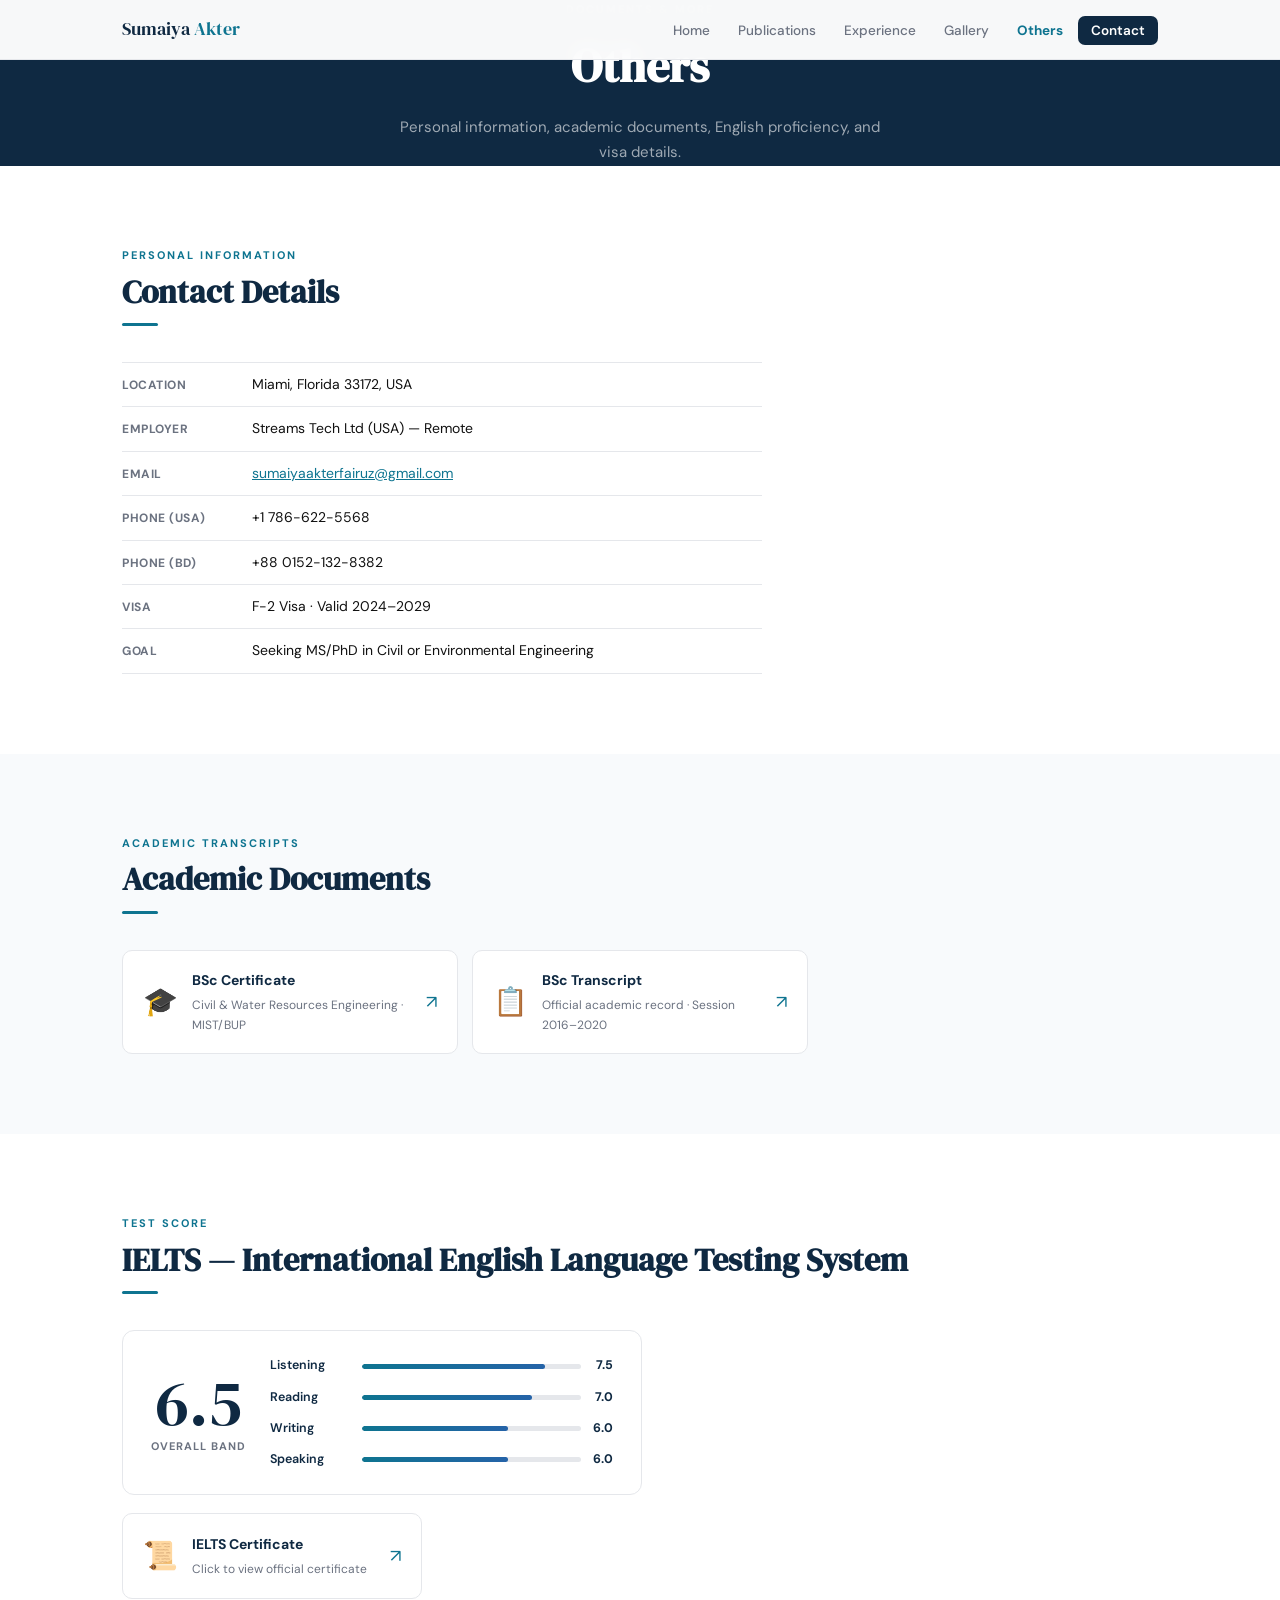
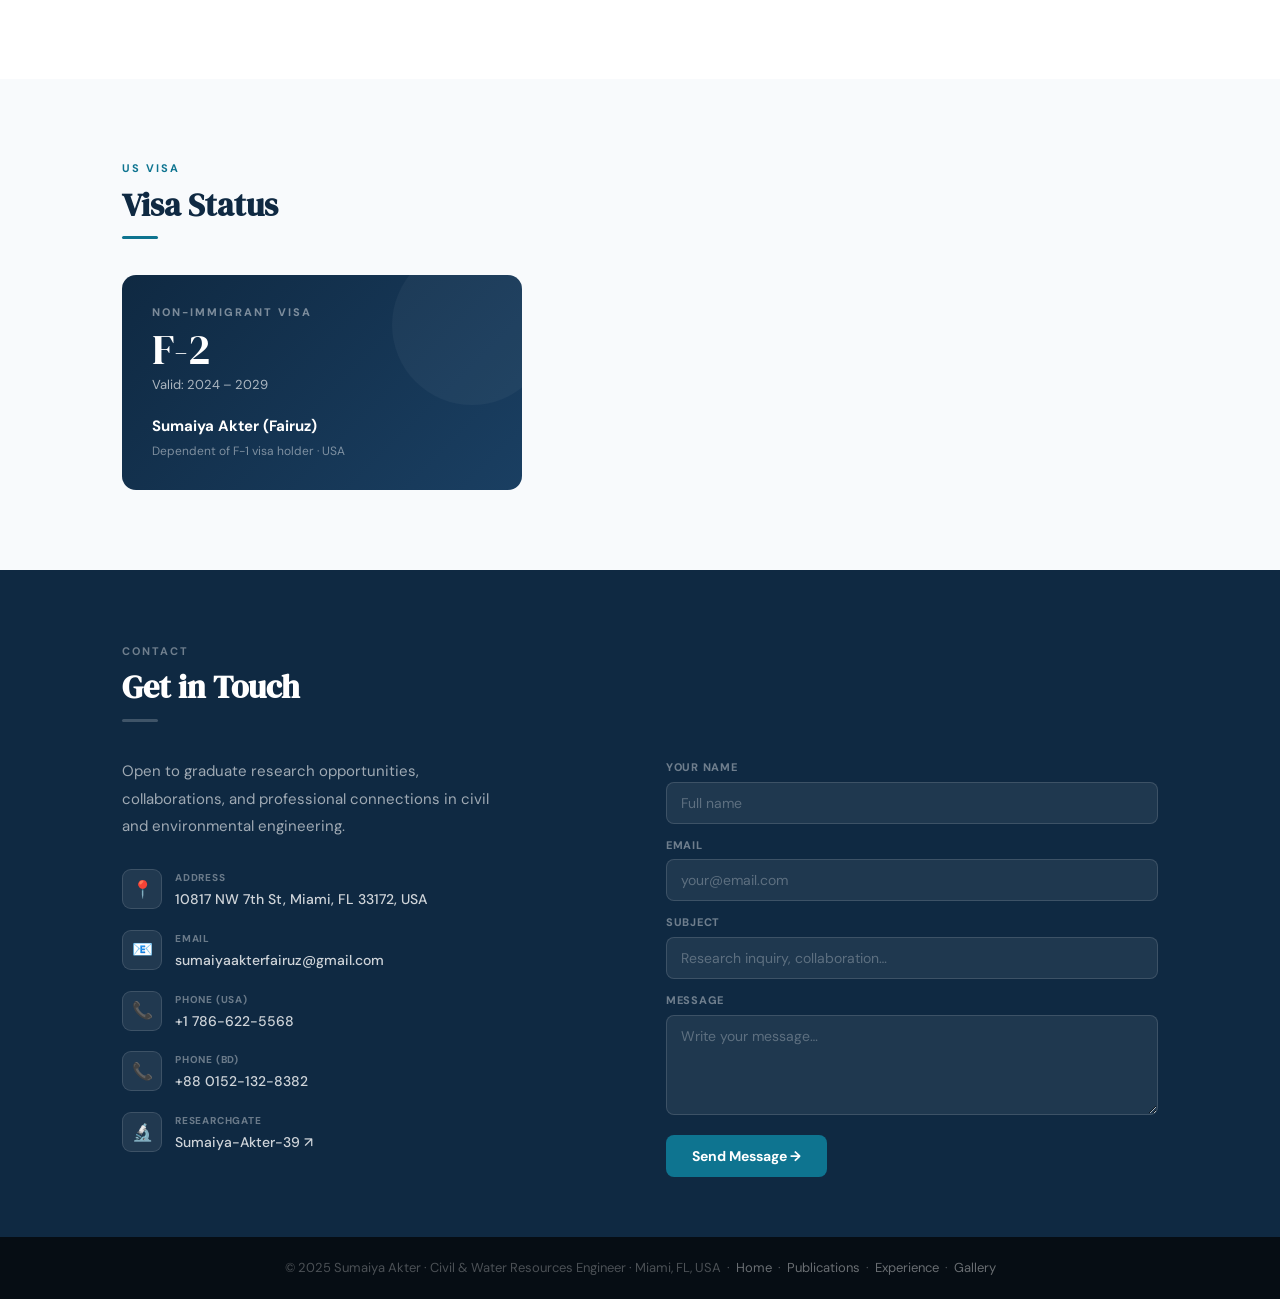
<file: others.html>
<!DOCTYPE html>
<html lang="en">
<head>
<meta charset="UTF-8">
<meta name="viewport" content="width=device-width, initial-scale=1.0">
<title>Others | Sumaiya Akter</title>
<link href="https://fonts.googleapis.com/css2?family=DM+Serif+Display:ital@0;1&family=DM+Sans:ital,opsz,wght@0,9..40,300;0,9..40,400;0,9..40,500;0,9..40,600;1,9..40,400&display=swap" rel="stylesheet">
<link rel="stylesheet" href="shared.css">
<style>
.info-grid{display:flex;flex-direction:column;}
.info-row{display:flex;gap:0;padding:11px 0;border-bottom:1px solid var(--border);font-size:14px;align-items:baseline;}
.info-row:first-child{border-top:1px solid var(--border);}
.info-k{color:var(--muted);min-width:130px;font-weight:700;font-size:12px;text-transform:uppercase;letter-spacing:.5px;flex-shrink:0;}
.info-v{color:#111;font-size:14px;line-height:1.5;}
.doc-grid{display:grid;grid-template-columns:repeat(auto-fill,minmax(260px,1fr));gap:14px;margin-top:4px;}
.doc-card{background:#fff;border:1px solid var(--border);border-radius:10px;padding:18px 20px;display:flex;align-items:center;gap:14px;text-decoration:none;transition:all .25s;}
.doc-card:hover{border-color:var(--teal);box-shadow:var(--shadow);transform:translateY(-2px);}
.doc-icon{font-size:28px;flex-shrink:0;}
.doc-title{font-size:14px;font-weight:700;color:var(--navy);margin-bottom:2px;}
.doc-sub{font-size:12px;color:var(--muted);}
.doc-arr{margin-left:auto;font-size:18px;color:var(--teal);}
.score-wrap{display:grid;grid-template-columns:auto 1fr;gap:24px;align-items:center;background:#fff;border:1px solid var(--border);border-radius:12px;padding:24px 28px;}
.score-big{font-family:'DM Serif Display',serif;font-size:64px;color:var(--navy);line-height:1;text-align:center;}
.score-lbl{font-size:11px;color:var(--muted);text-transform:uppercase;letter-spacing:1px;font-weight:700;display:block;margin-top:2px;text-align:center;}
.score-bars{display:flex;flex-direction:column;gap:10px;}
.sb-row{display:flex;align-items:center;gap:10px;}
.sb-name{font-size:12.5px;font-weight:600;color:var(--navy);min-width:82px;}
.sb-track{flex:1;height:5px;background:var(--border);border-radius:3px;overflow:hidden;}
.sb-fill{height:100%;background:linear-gradient(90deg,var(--teal),var(--blue));border-radius:3px;}
.sb-val{font-size:12.5px;font-weight:700;color:var(--navy);min-width:22px;text-align:right;}
.visa-card{background:linear-gradient(135deg,var(--navy) 0%,#1a3f62 100%);border-radius:14px;padding:28px 30px;color:#fff;position:relative;overflow:hidden;max-width:400px;}
.visa-card::before{content:'';position:absolute;top:-30px;right:-30px;width:160px;height:160px;border-radius:50%;background:rgba(255,255,255,.04);}
.visa-type{font-size:11px;font-weight:800;letter-spacing:2px;text-transform:uppercase;color:rgba(255,255,255,.45);margin-bottom:6px;}
.visa-cat{font-family:'DM Serif Display',serif;font-size:42px;color:#fff;line-height:1;margin-bottom:4px;}
.visa-validity{font-size:13px;color:rgba(255,255,255,.65);}
.visa-name{font-size:15px;font-weight:700;color:#fff;margin-top:18px;}
.visa-note{font-size:12px;color:rgba(255,255,255,.45);margin-top:2px;}
</style>
</head>
<body><nav id="main-nav">
  <div class="nav-inner">
    <a class="nav-logo" href="index.html">Sumaiya <span>Akter</span></a>
    <ul class="nav-links">
      <li><a href="index.html">Home</a></li>
      <li><a href="publications.html">Publications</a></li>
      <li><a href="experience.html">Experience</a></li>
      <li><a href="gallery.html">Gallery</a></li>
      <li><a href="others.html">Others</a></li>
      <li><a href="#contact-footer" class="nav-cta">Contact</a></li>
    </ul>
    <button class="burger" id="burger"><span></span><span></span><span></span></button>
  </div>
</nav>
<div class="mob-nav" id="mob-nav">
  <button class="mob-close" id="mob-close">✕</button>
  <a href="index.html" onclick="closeMob()">Home</a>
  <a href="publications.html" onclick="closeMob()">Publications</a>
  <a href="experience.html" onclick="closeMob()">Experience</a>
  <a href="gallery.html" onclick="closeMob()">Gallery</a>
  <a href="others.html" onclick="closeMob()">Others</a>
  <a href="#contact-footer" onclick="closeMob()">Contact</a>
</div>
<div class="page-hero">
  <span class="eyebrow">Documents &amp; More</span>
  <h1>Others</h1>
  <p>Personal information, academic documents, English proficiency, and visa details.</p>
</div>

<section class="content-sec">
  <div class="container reveal">
    <span class="sec-label">Personal Information</span>
    <h2 class="sec-title">Contact Details</h2>
    <div class="divider"></div>
    <div class="info-grid" style="max-width:640px;">
      <div class="info-row"><span class="info-k">Location</span><span class="info-v">Miami, Florida 33172, USA</span></div>
      <div class="info-row"><span class="info-k">Employer</span><span class="info-v">Streams Tech Ltd (USA) — Remote</span></div>
      <div class="info-row"><span class="info-k">Email</span><span class="info-v"><a href="mailto:sumaiyaakterfairuz@gmail.com" style="color:var(--teal);">sumaiyaakterfairuz@gmail.com</a></span></div>
      <div class="info-row"><span class="info-k">Phone (USA)</span><span class="info-v">+1 786-622-5568</span></div>
      <div class="info-row"><span class="info-k">Phone (BD)</span><span class="info-v">+88 0152-132-8382</span></div>
      <div class="info-row"><span class="info-k">Visa</span><span class="info-v">F-2 Visa · Valid 2024–2029</span></div>
      <div class="info-row"><span class="info-k">Goal</span><span class="info-v">Seeking MS/PhD in Civil or Environmental Engineering</span></div>
    </div>
  </div>
</section>

<section class="content-sec">
  <div class="container reveal">
    <span class="sec-label">Academic Transcripts</span>
    <h2 class="sec-title">Academic Documents</h2>
    <div class="divider"></div>
    <div class="doc-grid">
      <a class="doc-card" href="https://drive.google.com/file/d/1MI2icKH0HjhbBQGcdUBIY2zqZGPrtLtc/view" target="_blank">
        <div class="doc-icon">🎓</div>
        <div><div class="doc-title">BSc Certificate</div><div class="doc-sub">Civil &amp; Water Resources Engineering · MIST/BUP</div></div>
        <span class="doc-arr">↗</span>
      </a>
      <a class="doc-card" href="https://drive.google.com/file/d/1xvTsey8z-l5x7gT-630faaS5V-diZSzL/view" target="_blank">
        <div class="doc-icon">📋</div>
        <div><div class="doc-title">BSc Transcript</div><div class="doc-sub">Official academic record · Session 2016–2020</div></div>
        <span class="doc-arr">↗</span>
      </a>
    </div>
  </div>
</section>

<section class="content-sec">
  <div class="container reveal">
    <span class="sec-label">Test Score</span>
    <h2 class="sec-title">IELTS — International English Language Testing System</h2>
    <div class="divider"></div>
    <div class="score-wrap" style="max-width:520px;">
      <div>
        <div class="score-big">6.5</div>
        <div class="score-lbl">Overall Band</div>
      </div>
      <div class="score-bars">
        <div class="sb-row"><span class="sb-name">Listening</span><div class="sb-track"><div class="sb-fill" style="width:calc(7.5/9*100%)"></div></div><span class="sb-val">7.5</span></div>
        <div class="sb-row"><span class="sb-name">Reading</span><div class="sb-track"><div class="sb-fill" style="width:calc(7.0/9*100%)"></div></div><span class="sb-val">7.0</span></div>
        <div class="sb-row"><span class="sb-name">Writing</span><div class="sb-track"><div class="sb-fill" style="width:calc(6.0/9*100%)"></div></div><span class="sb-val">6.0</span></div>
        <div class="sb-row"><span class="sb-name">Speaking</span><div class="sb-track"><div class="sb-fill" style="width:calc(6.0/9*100%)"></div></div><span class="sb-val">6.0</span></div>
      </div>
    </div>
    <div style="margin-top:18px;">
      <a class="doc-card" style="max-width:300px;display:flex;" href="https://drive.google.com/file/d/1m1PuFGqLi1xLFn-AFMlfKrr4eZmjffcj/view" target="_blank">
        <div class="doc-icon">📜</div>
        <div><div class="doc-title">IELTS Certificate</div><div class="doc-sub">Click to view official certificate</div></div>
        <span class="doc-arr">↗</span>
      </a>
    </div>
  </div>
</section>

<section class="content-sec">
  <div class="container reveal">
    <span class="sec-label">US Visa</span>
    <h2 class="sec-title">Visa Status</h2>
    <div class="divider"></div>
    <div class="visa-card">
      <div class="visa-type">Non-immigrant Visa</div>
      <div class="visa-cat">F-2</div>
      <div class="visa-validity">Valid: 2024 – 2029</div>
      <div class="visa-name">Sumaiya Akter (Fairuz)</div>
      <div class="visa-note">Dependent of F-1 visa holder · USA</div>
    </div>
  </div>
</section>
<section class="contact-footer" id="contact-footer">
  <div class="container reveal">
    <span class="sec-label">Contact</span>
    <h2 class="sec-title">Get in Touch</h2>
    <div class="divider"></div>
    <div class="contact-grid">
      <div>
        <p style="font-size:15px;color:rgba(255,255,255,.6);line-height:1.85;margin-bottom:28px;max-width:380px;">Open to graduate research opportunities, collaborations, and professional connections in civil and environmental engineering.</p>
        <div class="ci"><div class="ci-icon">📍</div><div><span class="ci-lbl">Address</span><div class="ci-val">10817 NW 7th St, Miami, FL 33172, USA</div></div></div>
        <div class="ci"><div class="ci-icon">📧</div><div><span class="ci-lbl">Email</span><div class="ci-val"><a href="mailto:sumaiyaakterfairuz@gmail.com">sumaiyaakterfairuz@gmail.com</a></div></div></div>
        <div class="ci"><div class="ci-icon">📞</div><div><span class="ci-lbl">Phone (USA)</span><div class="ci-val">+1 786-622-5568</div></div></div>
        <div class="ci"><div class="ci-icon">📞</div><div><span class="ci-lbl">Phone (BD)</span><div class="ci-val">+88 0152-132-8382</div></div></div>
        <div class="ci"><div class="ci-icon">🔬</div><div><span class="ci-lbl">ResearchGate</span><div class="ci-val"><a href="https://www.researchgate.net/profile/Sumaiya-Akter-39" target="_blank">Sumaiya-Akter-39 ↗</a></div></div></div>
      </div>
      <div>
        <div class="cform">
          <div class="fg"><label>Your Name</label><input type="text" id="cn" placeholder="Full name"></div>
          <div class="fg"><label>Email</label><input type="email" id="ce" placeholder="your@email.com"></div>
          <div class="fg"><label>Subject</label><input type="text" id="cs" placeholder="Research inquiry, collaboration…"></div>
          <div class="fg"><label>Message</label><textarea id="cm" placeholder="Write your message…"></textarea></div>
          <button class="form-btn" onclick="sendMsg()">Send Message →</button>
          <div class="form-ok" id="form-ok">✓ Message sent! Sumaiya will get back to you soon.</div>
        </div>
      </div>
    </div>
  </div>
</section>
<footer>
  <div class="container">
    © 2025 Sumaiya Akter · Civil &amp; Water Resources Engineer · Miami, FL, USA &nbsp;·&nbsp;
    <a href="index.html">Home</a> &nbsp;·&nbsp;
    <a href="publications.html">Publications</a> &nbsp;·&nbsp;
    <a href="experience.html">Experience</a> &nbsp;·&nbsp;
    <a href="gallery.html">Gallery</a>
  </div>
</footer>
<script src="shared.js"></script>
</body>
</html>
</file>
<file: shared.css>
/* ── SHARED STYLES ─────────────────────────────── */
*,*::before,*::after{margin:0;padding:0;box-sizing:border-box;}
html{scroll-behavior:smooth;}
body{font-family:'DM Sans',sans-serif;background:#fff;color:#222;line-height:1.7;overflow-x:hidden;}

:root{
  --navy:#0f2942;
  --blue:#2563a8;
  --teal:#0e7490;
  --teal-lt:#22a7c7;
  --teal-pale:#e8f6fa;
  --muted:#6b7280;
  --border:#e5e7eb;
  --bg2:#f8fafc;
  --bg3:#f1f5f9;
  --nav-h:60px;
  --shadow:0 4px 18px rgba(0,0,0,.08);
  --shadow-lg:0 12px 40px rgba(0,0,0,.1);
  --r:10px;
}

/* NAV */
nav{position:fixed;top:0;left:0;right:0;z-index:100;height:var(--nav-h);background:rgba(255,255,255,.97);backdrop-filter:blur(10px);border-bottom:1px solid var(--border);transition:box-shadow .3s;}
nav.scrolled{box-shadow:var(--shadow);}
.nav-inner{max-width:1100px;margin:0 auto;padding:0 32px;height:100%;display:flex;align-items:center;justify-content:space-between;}
.nav-logo{font-family:'DM Serif Display',serif;font-size:18px;color:var(--navy);text-decoration:none;}
.nav-logo span{color:var(--teal);}
.nav-links{display:flex;gap:2px;list-style:none;}
.nav-links a{font-size:13.5px;font-weight:500;color:var(--muted);text-decoration:none;padding:6px 13px;border-radius:7px;transition:all .2s;}
.nav-links a:hover{color:var(--navy);background:var(--bg3);}
.nav-links a.active{color:var(--teal);font-weight:700;}
.nav-cta{background:var(--navy)!important;color:#fff!important;font-weight:600!important;border-radius:7px;}
.nav-cta:hover{opacity:.88;}
.burger{display:none;background:none;border:none;cursor:pointer;flex-direction:column;gap:5px;padding:4px;}
.burger span{width:22px;height:2px;background:var(--navy);border-radius:2px;display:block;}
.mob-nav{display:none;position:fixed;inset:0;z-index:99;background:rgba(15,41,66,.97);flex-direction:column;align-items:center;justify-content:center;gap:8px;}
.mob-nav.open{display:flex;}
.mob-nav a{font-family:'DM Serif Display',serif;font-size:28px;color:rgba(255,255,255,.85);text-decoration:none;padding:10px;}
.mob-close{position:absolute;top:20px;right:24px;background:none;border:none;color:rgba(255,255,255,.5);font-size:32px;cursor:pointer;}

/* PAGE HERO (non-home pages) */
.page-hero{background:var(--navy);padding:calc(var(--nav-h)+52px) 0 52px;text-align:center;}
.page-hero .eyebrow{font-size:11px;font-weight:700;letter-spacing:2px;text-transform:uppercase;color:rgba(255,255,255,.45);display:block;margin-bottom:8px;}
.page-hero h1{font-family:'DM Serif Display',serif;font-size:clamp(30px,4vw,46px);color:#fff;margin-bottom:10px;}
.page-hero p{font-size:15px;color:rgba(255,255,255,.6);max-width:480px;margin:0 auto;}

/* SECTIONS */
section.content-sec{padding:80px 0;}
section.content-sec:nth-of-type(even){background:var(--bg2);}
.container{max-width:1100px;margin:0 auto;padding:0 32px;}
.sec-label{font-size:11px;font-weight:700;letter-spacing:2px;text-transform:uppercase;color:var(--teal);display:block;margin-bottom:8px;}
h2.sec-title{font-family:'DM Serif Display',serif;font-size:clamp(24px,3vw,32px);color:var(--navy);margin-bottom:8px;line-height:1.2;}
.divider{width:36px;height:3px;background:var(--teal);border-radius:2px;margin:12px 0 36px;}

/* CONTACT FOOTER SECTION */
.contact-footer{background:var(--navy);padding:72px 0 0;}
.contact-footer .sec-label{color:rgba(255,255,255,.4);}
.contact-footer h2.sec-title{color:#fff;}
.contact-footer .divider{background:rgba(255,255,255,.2);}
.contact-grid{display:grid;grid-template-columns:1fr 1fr;gap:52px;align-items:start;padding-bottom:60px;}
.ci{display:flex;align-items:flex-start;gap:13px;margin-bottom:18px;}
.ci-icon{width:40px;height:40px;border-radius:9px;background:rgba(255,255,255,.08);border:1px solid rgba(255,255,255,.12);display:flex;align-items:center;justify-content:center;font-size:17px;flex-shrink:0;}
.ci-lbl{font-size:10px;font-weight:800;text-transform:uppercase;letter-spacing:.8px;color:rgba(255,255,255,.38);display:block;margin-bottom:2px;}
.ci-val{font-size:14px;color:rgba(255,255,255,.8);font-weight:500;}
.ci-val a{color:rgba(255,255,255,.8);text-decoration:none;}
.ci-val a:hover{color:var(--teal-lt);}
.cform{display:flex;flex-direction:column;gap:12px;}
.fg label{display:block;font-size:11px;font-weight:800;text-transform:uppercase;letter-spacing:.7px;color:rgba(255,255,255,.4);margin-bottom:5px;}
.fg input,.fg textarea{width:100%;background:rgba(255,255,255,.07);border:1px solid rgba(255,255,255,.13);border-radius:8px;font-size:14px;padding:11px 14px;font-family:'DM Sans',sans-serif;outline:none;color:#fff;transition:border .2s;}
.fg input::placeholder,.fg textarea::placeholder{color:rgba(255,255,255,.28);}
.fg input:focus,.fg textarea:focus{border-color:var(--teal-lt);}
.fg textarea{resize:vertical;min-height:100px;}
.form-btn{background:var(--teal);color:#fff;border:none;padding:12px 26px;border-radius:8px;font-size:14px;font-weight:700;cursor:pointer;font-family:'DM Sans',sans-serif;transition:all .22s;align-self:flex-start;}
.form-btn:hover{background:var(--teal-lt);transform:translateY(-1px);}
.form-ok{display:none;margin-top:8px;padding:10px 14px;background:rgba(14,116,144,.2);border:1px solid rgba(14,116,144,.4);border-radius:7px;color:var(--teal-lt);font-size:13px;}
footer{background:#060d14;color:rgba(255,255,255,.28);padding:20px 0;text-align:center;font-size:13px;}
footer a{color:rgba(255,255,255,.4);text-decoration:none;}

/* REVEAL */
.reveal{opacity:0;transform:translateY(18px);transition:opacity .65s ease,transform .65s ease;}
.reveal.in{opacity:1;transform:none;}

/* RESPONSIVE */
@media(max-width:900px){
  .contact-grid{grid-template-columns:1fr;}
  .nav-links{display:none;}
  .burger{display:flex;}
}
@media(max-width:600px){
  .container{padding:0 20px;}
  section.content-sec{padding:60px 0;}
  .contact-footer{padding:56px 0 0;}
}

/* ═══════════════════════════════════════════════════
   EDITOR UI — appended to shared.css
   ═══════════════════════════════════════════════════ */

/* ── EDIT BAR (floating bottom) ─────────────────────── */
.edit-bar{
  position:fixed;bottom:18px;left:50%;transform:translateX(-50%);z-index:8000;
  background:#0b1f33;border-radius:40px;padding:8px 16px;
  display:flex;align-items:center;gap:8px;flex-wrap:wrap;justify-content:center;
  box-shadow:0 8px 40px rgba(0,0,0,.55);border:1px solid rgba(255,255,255,.12);
  font-family:'DM Sans',sans-serif;max-width:96vw;
}
.edit-bar .eb-lbl{color:rgba(255,255,255,.38);font-size:10px;font-weight:800;letter-spacing:.8px;text-transform:uppercase;}
.edit-bar button{border:none;padding:7px 15px;border-radius:20px;font-size:12px;font-weight:700;cursor:pointer;font-family:'DM Sans',sans-serif;transition:all .18s;white-space:nowrap;display:inline-flex;align-items:center;gap:5px;}
#eb-edit{background:#0e7490;color:#fff;}
#eb-edit:hover{background:#0d9ab8;}
#eb-edit.on{background:#c9a84c;color:#0b1f33;}
#eb-save,#eb-add,#eb-photo{display:none;}
#eb-save{background:#16a34a;color:#fff;}
#eb-save:hover{background:#15803d;}
#eb-add{background:#7c3aed;color:#fff;}
#eb-add:hover{background:#6d28d9;}
#eb-photo{background:rgba(255,255,255,.12);color:#fff;}
#eb-photo:hover{background:rgba(255,255,255,.22);}

/* ── EDITABLE TEXT ───────────────────────────────────── */
body.edit-mode [data-editable]{
  outline:2px dashed rgba(14,116,144,.45);border-radius:3px;
  cursor:text;padding:1px 3px;transition:outline .15s,background .15s;min-width:20px;display:inline-block;
}
body.edit-mode [data-editable]:hover{outline:2px solid #0e7490;background:rgba(14,116,144,.06);}
body.edit-mode [data-editable]:focus{outline:2px solid #c9a84c!important;background:rgba(201,168,76,.08)!important;}
body.edit-mode p[data-editable],body.edit-mode div[data-editable],body.edit-mode li[data-editable]{display:block;}

/* ── SECTION CONTROL BAR ─────────────────────────────── */
.sec-ctrl-bar{
  display:none;
  background:#0b1f33;border-radius:0 0 10px 10px;
  padding:5px 12px;flex-wrap:wrap;gap:5px;align-items:center;
  position:sticky;top:60px;z-index:500;
  box-shadow:0 4px 16px rgba(0,0,0,.2);
}
body.edit-mode .sec-ctrl-bar{display:flex;}
.scb{background:rgba(255,255,255,.1);color:rgba(255,255,255,.85);border:none;padding:4px 11px;border-radius:14px;font-size:11px;font-weight:700;cursor:pointer;font-family:'DM Sans',sans-serif;transition:all .18s;}
.scb:hover{background:rgba(255,255,255,.22);}
.scb-move{background:rgba(201,168,76,.25);color:#e8c96a;cursor:grab;}
.scb-move:active{cursor:grabbing;}
.scb-paste{background:rgba(14,116,144,.25);color:#7dd3e8;}
.scb-paste:hover{background:rgba(14,116,144,.4);}
.scb-add{background:rgba(124,58,237,.25);color:#c4b5fd;}
.scb-add:hover{background:rgba(124,58,237,.4);}
.scb-del{background:rgba(220,38,38,.2);color:#fca5a5;}
.scb-del:hover{background:rgba(220,38,38,.4);}

/* ── ADD ROW (between sections) ─────────────────────── */
.add-row{display:none;text-align:center;padding:5px 0;position:relative;}
body.edit-mode .add-row{display:block;}
.add-row::before{content:'';position:absolute;top:50%;left:0;right:0;height:1px;background:rgba(14,116,144,.2);}
.add-row-btn{position:relative;z-index:1;background:#fff;border:1.5px solid #0e7490;color:#0e7490;font-size:11px;font-weight:800;padding:4px 14px;border-radius:20px;cursor:pointer;font-family:'DM Sans',sans-serif;transition:all .18s;}
.add-row-btn:hover{background:#0e7490;color:#fff;}

/* ── CONTENT BLOCK ───────────────────────────────────── */
.cb{position:relative;margin:14px 0;}
body.edit-mode .cb{outline:1px dashed rgba(201,168,76,.3);border-radius:8px;padding:6px 8px;}
body.edit-mode .cb:hover>.cb-actions{opacity:1;pointer-events:all;}
.cb-actions{position:absolute;top:-14px;right:6px;display:flex;gap:3px;opacity:0;pointer-events:none;transition:opacity .18s;z-index:100;background:#0b1f33;border-radius:8px;padding:3px 6px;}
.cba{background:rgba(255,255,255,.1);color:#fff;border:none;padding:2px 8px;border-radius:5px;font-size:10px;font-weight:700;cursor:pointer;font-family:'DM Sans',sans-serif;}
.cba:hover{background:rgba(255,255,255,.25);}
.cba-del{background:rgba(220,38,38,.25);color:#fca5a5;}
.cba-del:hover{background:rgba(220,38,38,.5);}

/* ── IMAGE EDIT OVERLAY ──────────────────────────────── */
.cb-img-wrap{position:relative;border-radius:10px;overflow:hidden;}
body.edit-mode .cb-img-wrap::after{
  content:'📷 Click to change';position:absolute;inset:0;
  display:flex;align-items:center;justify-content:center;
  background:rgba(0,0,0,.45);color:#fff;font-size:13px;font-weight:700;
  font-family:'DM Sans',sans-serif;cursor:pointer;opacity:0;transition:opacity .2s;
}
body.edit-mode .cb-img-wrap:hover::after{opacity:1;}

/* ── EDIT MODE: section outline ──────────────────────── */
body.edit-mode .editable-section{position:relative;outline:1px solid rgba(14,116,144,.12);}

/* ── MODALS ──────────────────────────────────────────── */
.modal-ov{display:none;position:fixed;inset:0;z-index:9500;background:rgba(0,0,0,.82);align-items:center;justify-content:center;padding:14px;}
.modal-ov.open{display:flex;}
.mbox{background:#1a2e44;border-radius:16px;padding:24px;width:100%;max-width:520px;max-height:90vh;overflow-y:auto;box-shadow:0 20px 60px rgba(0,0,0,.6);font-family:'DM Sans',sans-serif;}
.mhd{display:flex;justify-content:space-between;align-items:center;margin-bottom:16px;}
.mhd h3{color:#fff;font-size:16px;font-weight:700;}
.mclose{background:rgba(255,255,255,.1);border:none;color:#fff;width:30px;height:30px;border-radius:50%;font-size:16px;cursor:pointer;line-height:1;}
.mclose:hover{background:rgba(255,255,255,.22);}
.ml{display:block;color:rgba(255,255,255,.45);font-size:10px;font-weight:800;text-transform:uppercase;letter-spacing:.6px;margin:12px 0 5px;}
input[type=range]{width:100%;accent-color:#0e7490;}
.mrange-v{color:rgba(255,255,255,.4);font-size:11px;text-align:center;margin-top:2px;}
.mbrow{display:flex;gap:8px;margin-top:14px;}
.mbtn{flex:1;padding:9px;border-radius:9px;font-size:13px;font-weight:700;cursor:pointer;border:none;font-family:'DM Sans',sans-serif;}
.mbtn-p{background:#0e7490;color:#fff;} .mbtn-p:hover{background:#0d9ab8;}
.mbtn-g{background:#16a34a;color:#fff;} .mbtn-g:hover{background:#15803d;}
.mbtn-gh{background:rgba(255,255,255,.08);color:rgba(255,255,255,.7);border:1px solid rgba(255,255,255,.12)!important;}
.mbtn-gh:hover{background:rgba(255,255,255,.15);}
.upzone{border:2px dashed rgba(255,255,255,.22);border-radius:10px;padding:24px;text-align:center;cursor:pointer;margin-bottom:12px;transition:border-color .2s;}
.upzone:hover{border-color:#0e7490;}
.shape-row{display:flex;gap:7px;margin-top:5px;}
.sh-btn{flex:1;padding:7px;border-radius:8px;border:2px solid rgba(255,255,255,.18);background:transparent;color:rgba(255,255,255,.6);font-size:11px;font-weight:700;cursor:pointer;font-family:'DM Sans',sans-serif;transition:all .18s;}
.sh-btn.on{border-color:#0e7490;background:#0e7490;color:#fff;}
.bt-grid{display:grid;grid-template-columns:1fr 1fr;gap:9px;margin-top:8px;}
.bt-card{background:rgba(255,255,255,.06);border:2px solid rgba(255,255,255,.1);border-radius:10px;padding:13px;text-align:center;cursor:pointer;transition:all .2s;}
.bt-card:hover{border-color:#0e7490;background:rgba(14,116,144,.1);}
.bt-card .ico{font-size:24px;margin-bottom:5px;}
.bt-card .lbl{color:#fff;font-size:12px;font-weight:700;}
.bt-card .dsc{color:rgba(255,255,255,.38);font-size:10px;margin-top:2px;}
.st-grid{display:grid;grid-template-columns:1fr 1fr;gap:9px;margin-top:8px;}
.st-card{background:rgba(255,255,255,.06);border:2px solid rgba(255,255,255,.1);border-radius:10px;padding:13px;cursor:pointer;transition:all .2s;}
.st-card:hover{border-color:#7c3aed;background:rgba(124,58,237,.1);}
.st-card .ico{font-size:20px;margin-bottom:4px;}
.st-card .lbl{color:#fff;font-size:12px;font-weight:700;}
.st-card .dsc{color:rgba(255,255,255,.38);font-size:10px;margin-top:2px;line-height:1.4;}

/* ── pub/exp cards edit highlight ───────────────────── */
body.edit-mode .pub-card,body.edit-mode .proj-icard{outline:1px dashed rgba(201,168,76,.3);border-radius:10px;}
body.edit-mode .pub-card [data-editable],body.edit-mode .proj-icard [data-editable]{outline:1px dashed rgba(14,116,144,.35);}

/* ── MOBILE FIXES ────────────────────────────────────── */
@media(max-width:700px){
  .sec-ctrl-bar{top:var(--nav-h,60px);}
  .edit-bar{padding:6px 12px;gap:5px;}
  .edit-bar button{padding:6px 11px;font-size:11px;}
  .bt-grid,.st-grid{grid-template-columns:1fr;}
}
</file>
